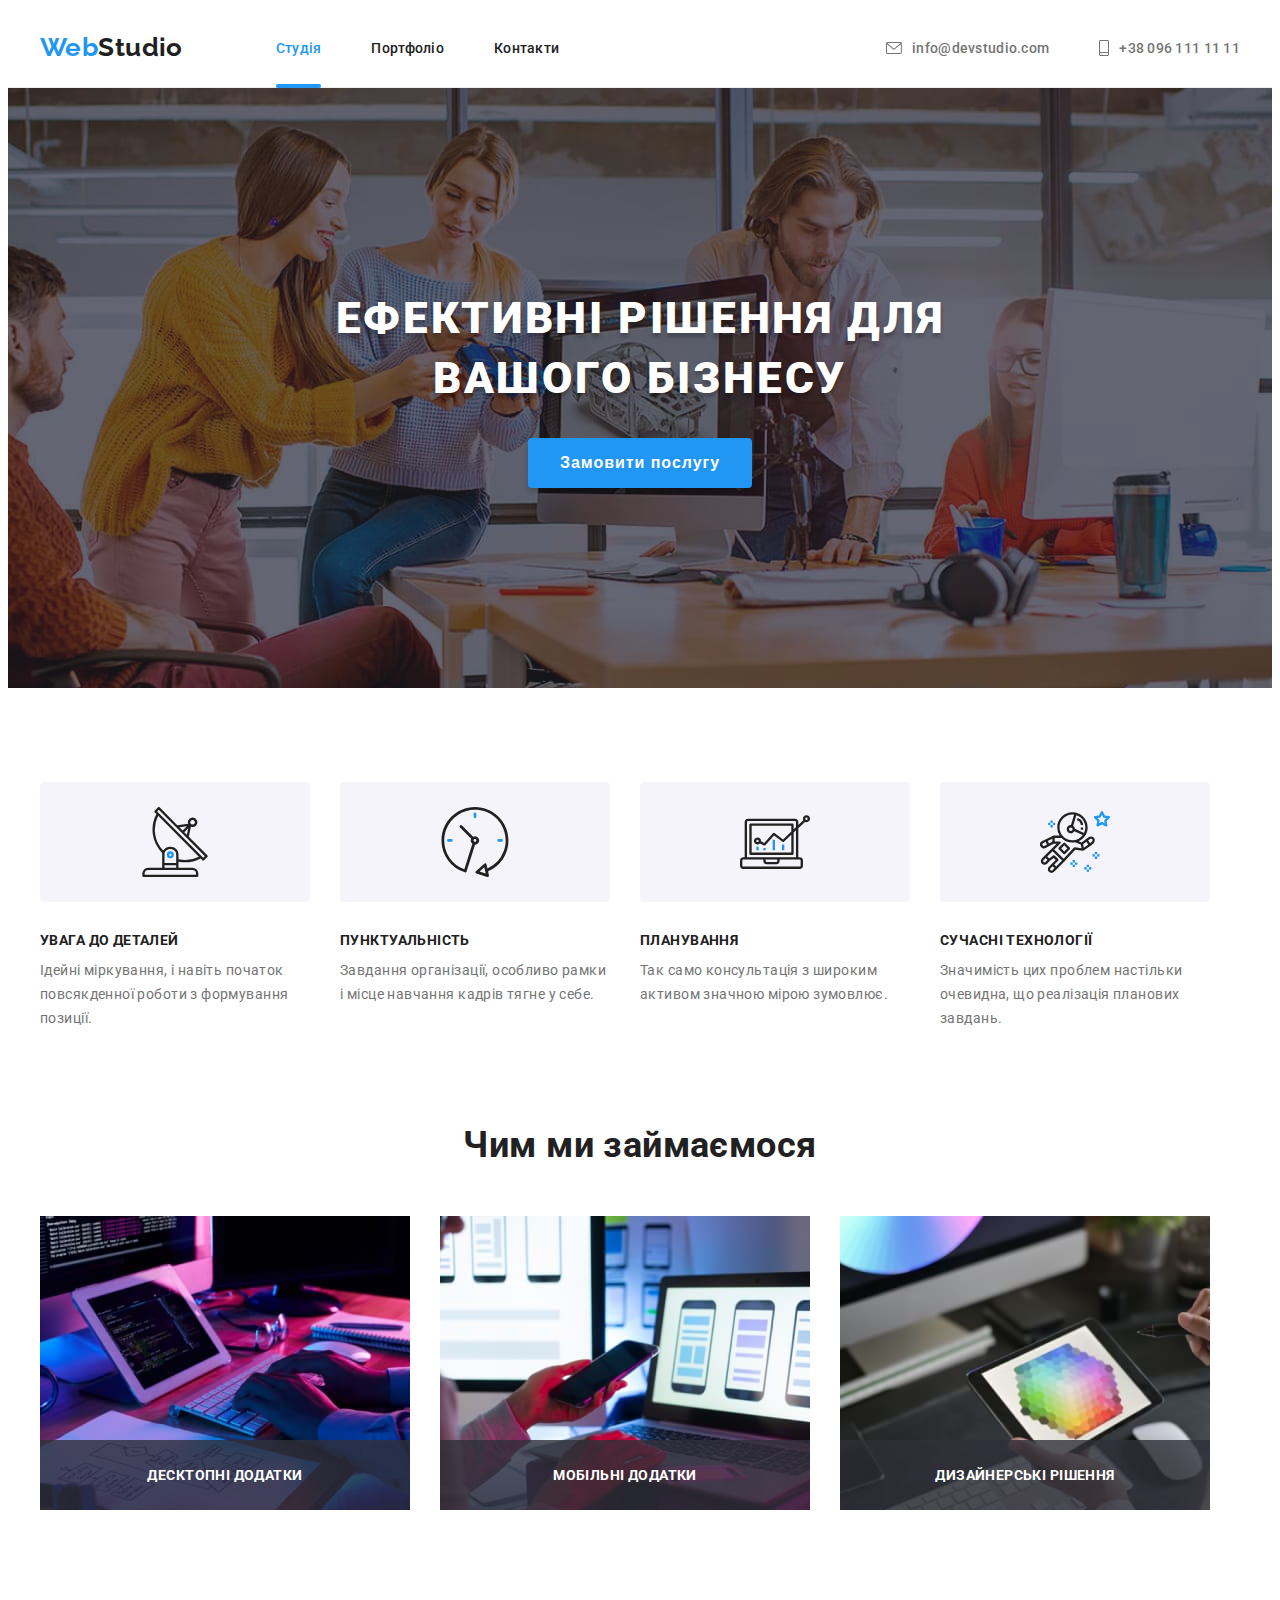
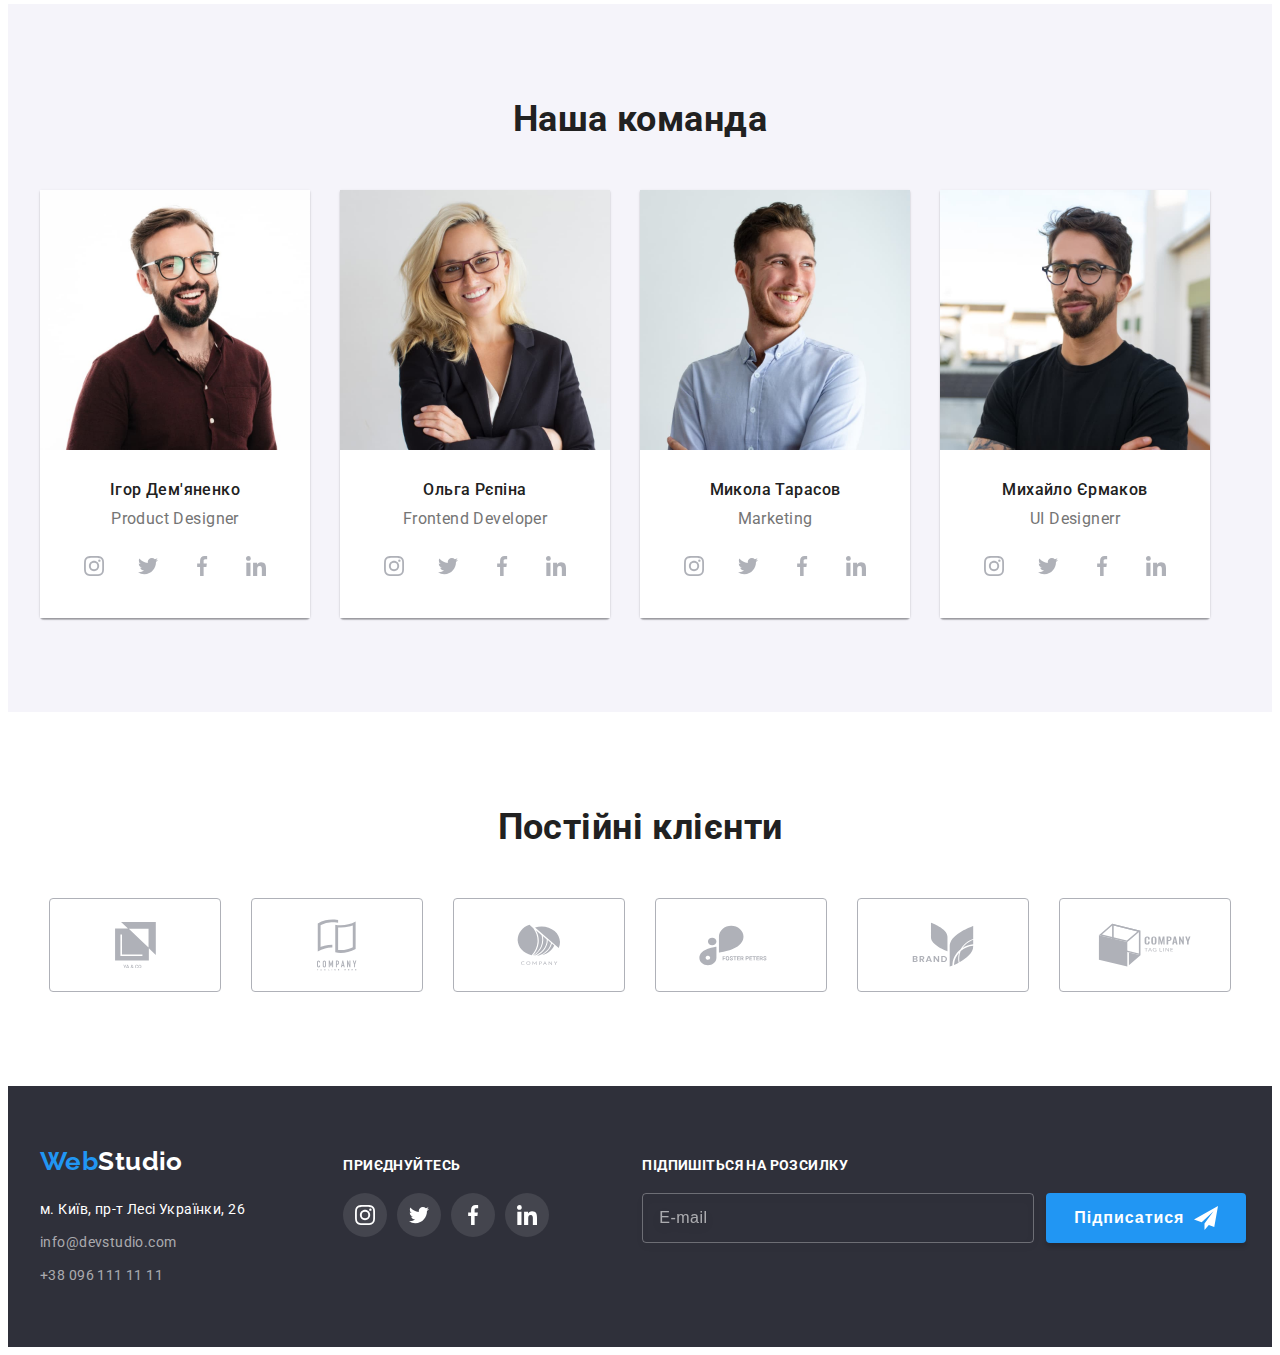
<file: index.html>
<!DOCTYPE html>
<html lang="uk">
  <head>
    <meta charset="UTF-8" />
    <meta http-equiv="X-UA-Compatible" content="IE=edge" />
    <meta name="viewport" content="width=device-width, initial-scale=1.0" />
    <title>Студія</title>
    <link
      href="https://fonts.googleapis.com/css2?family=Raleway:wght@700&family=Roboto:wght@400;500;700;900&display=swap"
      rel="stylesheet"
    />
    <link
      rel="stylesheet"
      href="https://cdnjs.cloudflare.com/ajax/libs/modern-normalize/1.1.0/modern-normalize.min.css"
      integrity="sha512-wpPYUAdjBVSE4KJnH1VR1HeZfpl1ub8YT/NKx4PuQ5NmX2tKuGu6U/JRp5y+Y8XG2tV+wKQpNHVUX03MfMFn9Q=="
      crossorigin="anonymous"
      referrerpolicy="no-referrer"
    />
    <link rel="stylesheet" href="css/main.min.css" />
  </head>
  <body>
    <header class="page-header">
      <div class="container">
        <div class="page-header__wrapper">
          <nav class="navigation">
            <a href="#" class="logo"><span class="logo--brand-color">Web</span>Studio</a>
            <ul class="navigation__list">
              <li class="navigation__item">
                <a href="index.html" class="navigation__link navigation__link--active">Студія</a>
              </li>
              <li class="navigation__item">
                <a href="portfolio.html" class="navigation__link">Портфоліо</a>
              </li>
              <li class="navigation__item"><a href="#" class="navigation__link">Контакти</a></li>
            </ul>
          </nav>
          <ul class="contacts">
            <li class="contacts__item">
              <a href="mailto:info@devstudio.com" class="contacts__link">
                <svg class="contacts__icon" width="16" height="12">
                  <use href="./images/icons.svg#envelope"></use></svg
                >info@devstudio.com
              </a>
            </li>
            <li class="contacts__item">
              <a href="tel:+380961111111" class="contacts__link">
                <svg class="contacts__icon" width="10" height="16">
                  <use href="images/icons.svg#smartphone"></use></svg
                >+38 096 111 11 11
              </a>
            </li>
          </ul>
        </div>
      </div>
    </header>
    <main>
      <section class="hero">
        <div class="container">
          <h1 class="hero__title">Ефективні рішення для вашого бізнесу</h1>
          <button type="button" class="hero__btn" data-modal-open>Замовити послугу</button>
        </div>
      </section>
      <section class="section feature">
        <div class="container">
          <h2 class="visually-hidden feature__title">Наші сильні сторони</h2>
          <ul class="feature__list">
            <li class="feature__item">
              <div class="feature__wrapper">
                <svg class="feature__icon" width="70" height="70">
                  <use href="images/icons.svg#antenna"></use>
                </svg>
              </div>
              <h3 class="feature__subtitle">УВАГА ДО ДЕТАЛЕЙ</h3>
              <p class="feature__descr">
                Ідейні міркування, і навіть початок повсякденної роботи з формування позиції.
              </p>
            </li>
            <li class="feature__item">
              <div class="feature__wrapper">
                <svg class="feature__icon" width="70" height="70">
                  <use href="images/icons.svg#clock"></use>
                </svg>
              </div>
              <h3 class="feature__subtitle">ПУНКТУАЛЬНІСТЬ</h3>
              <p class="feature__descr">
                Завдання організації, особливо рамки і місце навчання кадрів тягне у себе.
              </p>
            </li>
            <li class="feature__item">
              <div class="feature__wrapper">
                <svg class="feature__icon" width="70" height="70">
                  <use href="images/icons.svg#diagram"></use>
                </svg>
              </div>
              <h3 class="feature__subtitle">ПЛАНУВАННЯ</h3>
              <p class="feature__descr">
                Так само консультація з широким активом значною мірою зумовлює.
              </p>
            </li>
            <li class="feature__item">
              <div class="feature__wrapper">
                <svg class="feature__icon" width="70" height="70">
                  <use href="images/icons.svg#astronaut"></use>
                </svg>
              </div>
              <h3 class="feature__subtitle">СУЧАСНІ ТЕХНОЛОГІЇ</h3>
              <p class="feature__descr">
                Значимість цих проблем настільки очевидна, що реалізація планових завдань.
              </p>
            </li>
          </ul>
        </div>
      </section>
      <section class="section working">
        <div class="container">
          <h2 class="working__title">Чим ми займаємося</h2>
          <ul class="working__list">
            <li class="working__item">
              <img src="images/programming.jpg" alt="programming" width="370" height="294" />
              <p class="working__descr">Десктопні додатки</p>
            </li>
            <li class="working__item">
              <img
                src="images/application_development.jpg"
                alt="application development"
                width="370"
                height="294"
              />
              <p class="working__descr">Мобільні додатки</p>
            </li>
            <li class="working__item">
              <img src="images/design.jpg" alt="design creation" width="370" height="294" />
              <p class="working__descr">Дизайнерські рішення</p>
            </li>
          </ul>
        </div>
      </section>
      <section class="section team">
        <div class="container">
          <h2 class="team__title">Наша команда</h2>
          <ul class="team__list">
            <li class="team__item">
              <img
                src="images/product_designer.jpg"
                alt="Product Designer"
                width="270"
                height="260"
              />
              <div class="team__wrapper">
                <h3 class="team__subtitle">Ігор Дем'яненко</h3>
                <p class="team__descr">Product Designer</p>
                <ul class="social">
                  <li class="social__item">
                    <a href="#" class="social__link"
                      ><svg class="social__icon" width="20" height="20">
                        <use href="images/icons.svg#instagram"></use></svg
                    ></a>
                  </li>
                  <li class="social__item">
                    <a href="#" class="social__link"
                      ><svg class="social__icon" width="20" height="20">
                        <use href="images/icons.svg#twitter"></use></svg
                    ></a>
                  </li>
                  <li class="social__item">
                    <a href="#" class="social__link"
                      ><svg class="social__icon" width="20" height="20">
                        <use href="images/icons.svg#facebook"></use></svg
                    ></a>
                  </li>
                  <li class="social__item">
                    <a href="#" class="social__link"
                      ><svg class="social__icon" width="20" height="20">
                        <use href="images/icons.svg#linkedin"></use></svg
                    ></a>
                  </li>
                </ul>
              </div>
            </li>
            <li class="team__item">
              <img
                src="images/frontend_developer.jpg"
                alt="Frontend Developer"
                width="270"
                height="260"
              />
              <div class="team__wrapper">
                <h3 class="team__subtitle">Ольга Рєпіна</h3>
                <p class="team__descr">Frontend Developer</p>
                <ul class="social">
                  <li class="social__item">
                    <a href="#" class="social__link"
                      ><svg class="social__icon" width="20" height="20">
                        <use href="images/icons.svg#instagram"></use></svg
                    ></a>
                  </li>
                  <li class="social__item">
                    <a href="#" class="social__link"
                      ><svg class="social__icon" width="20" height="20">
                        <use href="images/icons.svg#twitter"></use></svg
                    ></a>
                  </li>
                  <li class="social__item">
                    <a href="#" class="social__link"
                      ><svg class="social__icon" width="20" height="20">
                        <use href="images/icons.svg#facebook"></use></svg
                    ></a>
                  </li>
                  <li class="social__item">
                    <a href="#" class="social__link"
                      ><svg class="social__icon" width="20" height="20">
                        <use href="images/icons.svg#linkedin"></use></svg
                    ></a>
                  </li>
                </ul>
              </div>
            </li>
            <li class="team__item">
              <img src="images/marketing.jpg" alt="Marketing" width="270" height="260" />
              <div class="team__wrapper">
                <h3 class="team__subtitle">Микола Тарасов</h3>
                <p class="team__descr">Marketing</p>
                <ul class="social">
                  <li class="social__item">
                    <a href="#" class="social__link"
                      ><svg class="social__icon" width="20" height="20">
                        <use href="images/icons.svg#instagram"></use></svg
                    ></a>
                  </li>
                  <li class="social__item">
                    <a href="#" class="social__link"
                      ><svg class="social__icon" width="20" height="20">
                        <use href="images/icons.svg#twitter"></use></svg
                    ></a>
                  </li>
                  <li class="social__item">
                    <a href="#" class="social__link"
                      ><svg class="social__icon" width="20" height="20">
                        <use href="images/icons.svg#facebook"></use></svg
                    ></a>
                  </li>
                  <li class="social__item">
                    <a href="#" class="social__link"
                      ><svg class="social__icon" width="20" height="20">
                        <use href="images/icons.svg#linkedin"></use></svg
                    ></a>
                  </li>
                </ul>
              </div>
            </li>
            <li class="team__item">
              <img src="images/ui_designer.jpg" alt="UI Designerr" width="270" height="260" />
              <div class="team__wrapper">
                <h3 class="team__subtitle">Михайло Єрмаков</h3>
                <p class="team__descr">UI Designerr</p>
                <ul class="social">
                  <li class="social__item">
                    <a href="#" class="social__link"
                      ><svg class="social__icon" width="20" height="20">
                        <use href="images/icons.svg#instagram"></use></svg
                    ></a>
                  </li>
                  <li class="social__item">
                    <a href="#" class="social__link"
                      ><svg class="social__icon" width="20" height="20">
                        <use href="images/icons.svg#twitter"></use></svg
                    ></a>
                  </li>
                  <li class="social__item">
                    <a href="#" class="social__link"
                      ><svg class="social__icon" width="20" height="20">
                        <use href="images/icons.svg#facebook"></use></svg
                    ></a>
                  </li>
                  <li class="social__item">
                    <a href="#" class="social__link"
                      ><svg class="social__icon" width="20" height="20">
                        <use href="images/icons.svg#linkedin"></use></svg
                    ></a>
                  </li>
                </ul>
              </div>
            </li>
          </ul>
        </div>
      </section>
      <section class="section clients">
        <div class="container">
          <h2 class="clients__title">Постійні клієнти</h2>
          <ul class="clients__list">
            <li class="clients__item">
              <a href="#" class="clients__link"
                ><svg class="clients__icon" width="41" height="46.7">
                  <use href="images/icons.svg#group1"></use></svg
              ></a>
            </li>
            <li class="clients__item">
              <a href="#" class="clients__link"
                ><svg class="clients__icon" width="40" height="52">
                  <use href="images/icons.svg#group2"></use></svg
              ></a>
            </li>
            <li class="clients__item">
              <a href="#" class="clients__link"
                ><svg class="clients__icon" width="43.46" height="41.18">
                  <use href="images/icons.svg#group3"></use></svg
              ></a>
            </li>
            <li class="clients__item">
              <a href="#" class="clients__link"
                ><svg class="clients__icon" width="84px" height="41px">
                  <use href="images/icons.svg#group4"></use></svg
              ></a>
            </li>
            <li class="clients__item">
              <a href="#" class="clients__link"
                ><svg class="clients__icon" width="62.54" height="45.43">
                  <use href="images/icons.svg#group5"></use></svg
              ></a>
            </li>
            <li class="clients__item">
              <a href="#" class="clients__link"
                ><svg class="clients__icon" width="93.79" height="43.93">
                  <use href="images/icons.svg#group6"></use></svg
              ></a>
            </li>
          </ul>
        </div>
      </section>
    </main>
    <footer class="page-footer">
      <div class="container">
        <div class="page-footer__wrapper">
          <div class="page-footer__adress-footer">
            <a href="#" class="logo page-footer__logo"
              ><span class="logo--brand-color">Web</span>Studio</a
            >
            <address class="adress-info">
              <ul class="adress-info__list">
                <li class="adress-info__item">
                  <a href="#" class="adress-info__link adress-info__link--style"
                    >м. Київ, пр-т Лесі Українки, 26</a
                  >
                </li>
                <li class="adress-info__item">
                  <a href="mailto:info@devstudio.com" class="adress-info__link"
                    >info@devstudio.com</a
                  >
                </li>
                <li class="adress-info__item">
                  <a href="tel:+380961111111" class="adress-info__link">+38 096 111 11 11</a>
                </li>
              </ul>
            </address>
          </div>
          <div class="social-footer">
            <p class="social-footer__subtitle">приєднуйтесь</p>
            <ul class="social-footer__list">
              <li class="social-footer__item">
                <a href="#" class="social-footer__link">
                  <svg class="social-footer__icon" width="20" height="20">
                    <use href="images/icons.svg#instagram"></use>
                  </svg>
                </a>
              </li>
              <li class="social-footer__item">
                <a href="#" class="social-footer__link">
                  <svg class="social-footer__icon" width="20" height="20">
                    <use href="images/icons.svg#twitter"></use>
                  </svg>
                </a>
              </li>
              <li class="social-footer__item">
                <a href="#" class="social-footer__link">
                  <svg class="social-footer__icon" width="20" height="20">
                    <use href="images/icons.svg#facebook"></use>
                  </svg>
                </a>
              </li>
              <li class="social-footer__item">
                <a href="#" class="social-footer__link">
                  <svg class="social-footer__icon" width="20" height="20">
                    <use href="images/icons.svg#linkedin"></use>
                  </svg>
                </a>
              </li>
            </ul>
          </div>
          <div class="subscribe">
            <p class="footer-subtitle subscribe__subtitle">Підпишіться на розсилку</p>
            <form class="footer-form" name="form">
              <label for="email"></label>
              <input
                class="footer-form__email"
                type="email"
                name="email"
                placeholder="E-mail"
                id="email"
              />
              <button class="footer-form__btn" type="submit">
                Підписатися
                <svg class="footer-form__icon" width="24" height="24">
                  <use href="images/icons.svg#send"></use>
                </svg>
              </button>
            </form>
          </div>
        </div>
      </div>
    </footer>
    <div class="backdrop is-hidden" data-modal>
      <div class="modal">
        <button type="button" class="modal__close-btn" data-modal-close>
          <svg class="modal__icon" width="11" height="11">
            <use href="images/icons.svg#close"></use>
          </svg>
        </button>
        <form name="main-form">
          <h2 class="main-form__title">Залиште свої дані, ми вам передзвонимо</h2>
          <div class="main-form__field">
            <label for="username" class="main-form__label">Ім'я</label>
            <div class="main-form__wrap">
              <input
                class="main-form__input"
                type="text"
                name="username"
                placeholder=" "
                id="username"
              />
              <svg class="main-form__icon" width="18" height="18">
                <use href="images/icons.svg#person"></use>
              </svg>
            </div>
          </div>
          <div class="main-form__field">
            <label for="phone" class="main-form__label">Телефон</label>
            <div class="main-form__wrap">
              <input class="main-form__input" type="tel" name="phone" placeholder=" " id="phone" />
              <svg class="main-form__icon" width="18" height="18">
                <use href="images/icons.svg#phone"></use>
              </svg>
            </div>
          </div>
          <div class="main-form__field">
            <label for="email" class="main-form__label">Пошта</label>
            <div class="main-form__wrap">
              <input
                class="main-form__input"
                type="email"
                name="email"
                placeholder=" "
                id="email"
              />
              <svg class="main-form__icon" width="18" height="18">
                <use href="images/icons.svg#email"></use>
              </svg>
            </div>
          </div>
          <div class="main-form__field main-form__field--last-item">
            <label for="comment" class="main-form__label">Коментар</label>
            <textarea
              class="main-form__input main-form__input--textarea"
              name="comment"
              placeholder="Введіть текст"
              id="comment"
            ></textarea>
          </div>
          <div class="policy">
            <input class="policy__input visually-hidden" type="checkbox" name="check" id="check" />
            <label for="check" class="policy__label">
              <svg class="policy__icon" width="15" height="15">
                <use href="images/icons.svg#icon-check"></use>
              </svg>
              Погоджуюся з розсилкою та приймаю
              <a href="#" class="policy__link">Умови договору</a>
            </label>
          </div>
          <button class="main-form__btn" type="submit">Відправити</button>
        </form>
      </div>
    </div>
    <script src="./js/modal.js"></script>
  </body>
</html>
</file>
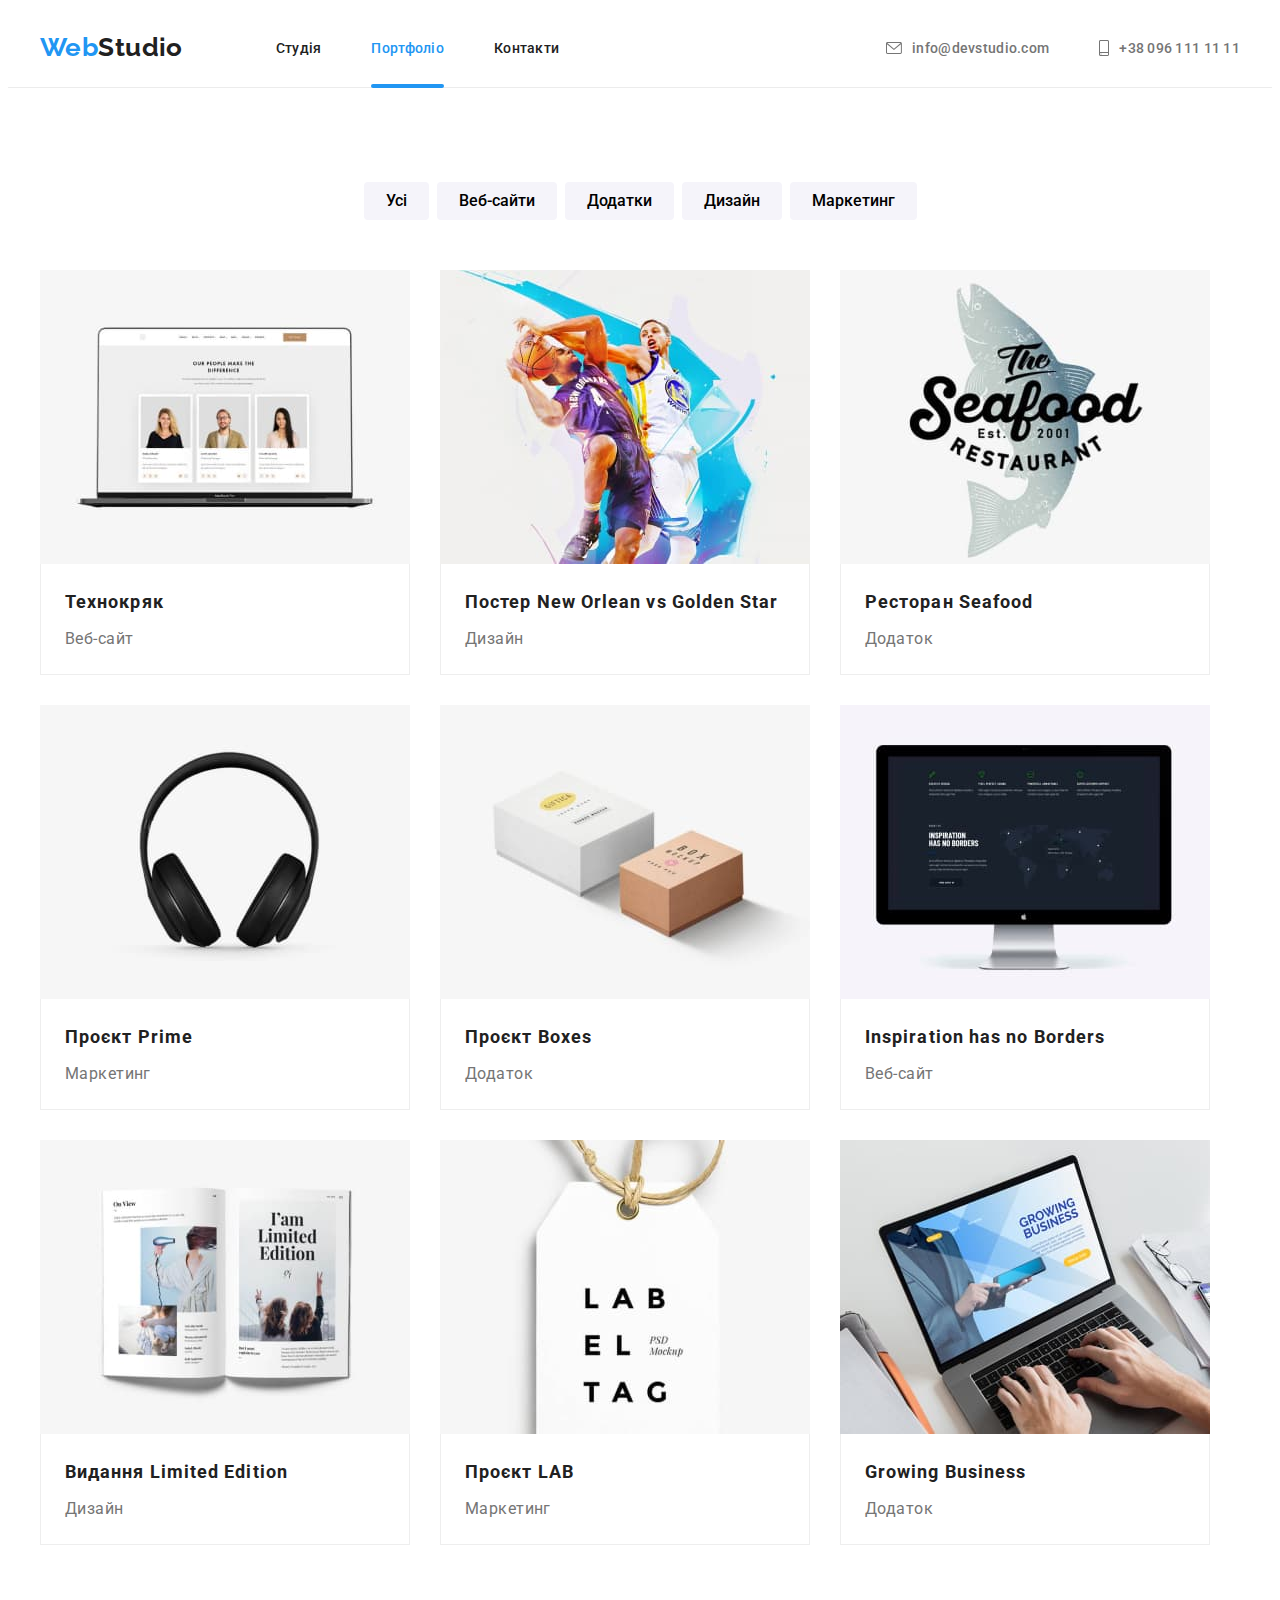
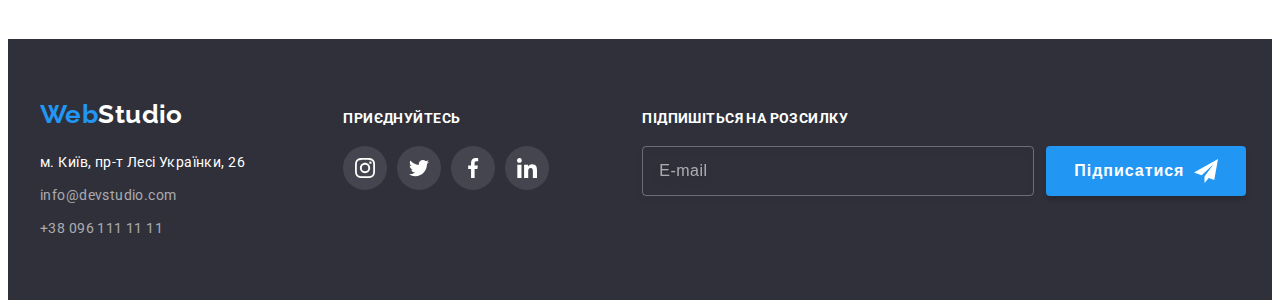
<file: portfolio.html>
<!DOCTYPE html>
<html lang="uk">
  <head>
    <meta charset="UTF-8" />
    <meta http-equiv="X-UA-Compatible" content="IE=edge" />
    <meta name="viewport" content="width=device-width, initial-scale=1.0" />
    <title>Портфоліо</title>
    <link
      href="https://fonts.googleapis.com/css2?family=Raleway:wght@700&family=Roboto:wght@400;500;700;900&display=swap"
      rel="stylesheet"
    />
    <link
      rel="stylesheet"
      href="https://cdnjs.cloudflare.com/ajax/libs/modern-normalize/1.1.0/modern-normalize.min.css"
      integrity="sha512-wpPYUAdjBVSE4KJnH1VR1HeZfpl1ub8YT/NKx4PuQ5NmX2tKuGu6U/JRp5y+Y8XG2tV+wKQpNHVUX03MfMFn9Q=="
      crossorigin="anonymous"
      referrerpolicy="no-referrer"
    />
    <link rel="stylesheet" href="css/main.min.css" />
  </head>
  <body>
    <header class="page-header">
      <div class="container">
        <div class="page-header__wrapper">
          <nav class="navigation">
            <a href="#" class="logo"><span class="logo--brand-color">Web</span>Studio</a>
            <ul class="navigation__list">
              <li class="navigation__item">
                <a href="index.html" class="navigation__link">Студія</a>
              </li>
              <li class="navigation__item">
                <a href="portfolio.html" class="navigation__link navigation__link--active"
                  >Портфоліо</a
                >
              </li>
              <li class="navigation__item"><a href="#" class="navigation__link">Контакти</a></li>
            </ul>
          </nav>
          <ul class="contacts">
            <li class="contacts__item">
              <a href="mailto:info@devstudio.com" class="contacts__link">
                <svg class="contacts__icon" width="16" height="12">
                  <use href="./images/icons.svg#envelope"></use></svg
                >info@devstudio.com
              </a>
            </li>
            <li class="contacts__item">
              <a href="tel:+380961111111" class="contacts__link">
                <svg class="contacts__icon" width="10" height="16">
                  <use href="images/icons.svg#smartphone"></use></svg
                >+38 096 111 11 11
              </a>
            </li>
          </ul>
        </div>
      </div>
    </header>
    <main>
      <section class="section portfolio">
        <div class="container">
          <h1 class="visually-hidden">Портфоліо</h1>
          <ul class="portfolio__buttons">
            <li><button type="button" class="portfolio__btn">Усі</button></li>
            <li><button type="button" class="portfolio__btn">Веб-сайти</button></li>
            <li><button type="button" class="portfolio__btn">Додатки</button></li>
            <li><button type="button" class="portfolio__btn">Дизайн</button></li>
            <li><button type="button" class="portfolio__btn">Маркетинг</button></li>
          </ul>
          <ul class="portfolio__list portfolio-cards">
            <li class="portfolio-cards__item">
              <a href="#" class="portfolio-cards__link">
                <div class="portfolio-cards__descr">
                  <img
                    src="images/website.jpg"
                    alt="laptop with website"
                    width="370"
                    height="294"
                  />
                  <p class="portfolio-cards__text overlay">
                    Ресурс пропонує комплексні пропозиції з різним рівнем функціоналу та сервісів.
                    Все це дозволить відвідувачу отримати вичерпні відомості про компанію чи
                    приватну особу.
                  </p>
                </div>
                <div class="portfolio-cards__wrapper">
                  <h2 class="portfolio-cards__title">Технокряк</h2>
                  <p class="portfolio-cards__subtitle">Веб-сайт</p>
                </div>
              </a>
            </li>
            <li class="portfolio-cards__item">
              <a href="#" class="portfolio-cards__link">
                <div class="portfolio-cards__descr">
                  <img
                    src="images/poster.jpg"
                    alt="poster New Orlean vs Golden Star"
                    width="370"
                    height="294"
                  />
                  <p class="portfolio-cards__text overlay">
                    Ресурс пропонує комплексні пропозиції з різним рівнем функціоналу та сервісів.
                    Все це дозволить відвідувачу отримати вичерпні відомості про компанію чи
                    приватну особу.
                  </p>
                </div>
                <div class="portfolio-cards__wrapper">
                  <h2 class="portfolio-cards__title">Постер New Orlean vs Golden Star</h2>
                  <p class="portfolio-cards__subtitle">Дизайн</p>
                </div>
              </a>
            </li>
            <li class="portfolio-cards__item">
              <a href="#" class="portfolio-cards__link">
                <div class="portfolio-cards__descr">
                  <img
                    src="images/restaurant_seafood.jpg"
                    alt="restaurant Seafood"
                    width="370"
                    height="294"
                  />
                  <p class="portfolio-cards__text overlay">
                    Ресурс пропонує комплексні пропозиції з різним рівнем функціоналу та сервісів.
                    Все це дозволить відвідувачу отримати вичерпні відомості про компанію чи
                    приватну особу.
                  </p>
                </div>
                <div class="portfolio-cards__wrapper">
                  <h2 class="portfolio-cards__title">Ресторан Seafood</h2>
                  <p class="portfolio-cards__subtitle">Додаток</p>
                </div>
              </a>
            </li>
            <li class="portfolio-cards__item">
              <a href="#" class="portfolio-cards__link">
                <div class="portfolio-cards__descr">
                  <img
                    src="images/project_prime.jpg"
                    alt="project Prime"
                    width="370"
                    height="294"
                  />
                  <p class="portfolio-cards__text overlay">
                    Ресурс пропонує комплексні пропозиції з різним рівнем функціоналу та сервісів.
                    Все це дозволить відвідувачу отримати вичерпні відомості про компанію чи
                    приватну особу.
                  </p>
                </div>
                <div class="portfolio-cards__wrapper">
                  <h2 class="portfolio-cards__title">Проєкт Prime</h2>
                  <p class="portfolio-cards__subtitle">Маркетинг</p>
                </div>
              </a>
            </li>
            <li class="portfolio-cards__item">
              <a href="#" class="portfolio-cards__link">
                <div class="portfolio-cards__descr">
                  <img
                    src="images/project_boxes.jpg"
                    alt="project Boxes"
                    width="370"
                    height="294"
                  />
                  <p class="portfolio-cards__text overlay">
                    Ресурс пропонує комплексні пропозиції з різним рівнем функціоналу та сервісів.
                    Все це дозволить відвідувачу отримати вичерпні відомості про компанію чи
                    приватну особу.
                  </p>
                </div>
                <div class="portfolio-cards__wrapper">
                  <h2 class="portfolio-cards__title">Проєкт Boxes</h2>
                  <p class="portfolio-cards__subtitle">Додаток</p>
                </div>
              </a>
            </li>
            <li class="portfolio-cards__item">
              <a href="#" class="portfolio-cards__link">
                <div class="portfolio-cards__descr">
                  <img
                    src="images/website_inspiration.jpg"
                    alt="website Inspiration has no Borders"
                    width="370"
                    height="294"
                  />
                  <p class="portfolio-cards__text overlay">
                    Ресурс пропонує комплексні пропозиції з різним рівнем функціоналу та сервісів.
                    Все це дозволить відвідувачу отримати вичерпні відомості про компанію чи
                    приватну особу.
                  </p>
                </div>
                <div class="portfolio-cards__wrapper">
                  <h2 class="portfolio-cards__title">Inspiration has no Borders</h2>
                  <p class="portfolio-cards__subtitle">Веб-сайт</p>
                </div></a
              >
            </li>
            <li class="portfolio-cards__item">
              <a href="#" class="portfolio-cards__link">
                <div class="portfolio-cards__descr">
                  <img
                    src="images/edition.jpg"
                    alt="edition Limited Edition"
                    width="370"
                    height="294"
                  />
                  <p class="portfolio-cards__text overlay">
                    Ресурс пропонує комплексні пропозиції з різним рівнем функціоналу та сервісів.
                    Все це дозволить відвідувачу отримати вичерпні відомості про компанію чи
                    приватну особу.
                  </p>
                </div>
                <div class="portfolio-cards__wrapper">
                  <h2 class="portfolio-cards__title">Видання Limited Edition</h2>
                  <p class="portfolio-cards__subtitle">Дизайн</p>
                </div>
              </a>
            </li>
            <li class="portfolio-cards__item">
              <a href="#" class="portfolio-cards__link">
                <div class="portfolio-cards__descr">
                  <img src="images/project_lab.jpg" alt="project LAB" width="370" height="294" />
                  <p class="portfolio-cards__text overlay">
                    Ресурс пропонує комплексні пропозиції з різним рівнем функціоналу та сервісів.
                    Все це дозволить відвідувачу отримати вичерпні відомості про компанію чи
                    приватну особу.
                  </p>
                </div>
                <div class="portfolio-cards__wrapper">
                  <h2 class="portfolio-cards__title">Проєкт LAB</h2>
                  <p class="portfolio-cards__subtitle">Маркетинг</p>
                </div>
              </a>
            </li>
            <li class="portfolio-cards__item">
              <a href="#" class="portfolio-cards__link">
                <div class="portfolio-cards__descr">
                  <img
                    src="images/growing_business.jpg"
                    alt="application Growing Business"
                    width="370"
                    height="294"
                  />
                  <p class="portfolio-cards__text overlay">
                    Ресурс пропонує комплексні пропозиції з різним рівнем функціоналу та сервісів.
                    Все це дозволить відвідувачу отримати вичерпні відомості про компанію чи
                    приватну особу.
                  </p>
                </div>
                <div class="portfolio-cards__wrapper">
                  <h2 class="portfolio-cards__title">Growing Business</h2>
                  <p class="portfolio-cards__subtitle">Додаток</p>
                </div>
              </a>
            </li>
          </ul>
        </div>
      </section>
    </main>
    <footer class="page-footer">
      <div class="container">
        <div class="page-footer__wrapper">
          <div class="page-footer__adress-footer">
            <a href="#" class="logo page-footer__logo"
              ><span class="logo--brand-color">Web</span>Studio</a
            >
            <address class="adress-info">
              <ul class="adress-info__list">
                <li class="adress-info__item">
                  <a href="#" class="adress-info__link adress-info__link--style"
                    >м. Київ, пр-т Лесі Українки, 26</a
                  >
                </li>
                <li class="adress-info__item">
                  <a href="mailto:info@devstudio.com" class="adress-info__link"
                    >info@devstudio.com</a
                  >
                </li>
                <li class="adress-info__item">
                  <a href="tel:+380961111111" class="adress-info__link">+38 096 111 11 11</a>
                </li>
              </ul>
            </address>
          </div>
          <div class="social-footer">
            <p class="social-footer__subtitle">приєднуйтесь</p>
            <ul class="social-footer__list">
              <li class="social-footer__item">
                <a href="#" class="social-footer__link">
                  <svg class="social-footer__icon" width="20" height="20">
                    <use href="images/icons.svg#instagram"></use>
                  </svg>
                </a>
              </li>
              <li class="social-footer__item">
                <a href="#" class="social-footer__link">
                  <svg class="social-footer__icon" width="20" height="20">
                    <use href="images/icons.svg#twitter"></use>
                  </svg>
                </a>
              </li>
              <li class="social-footer__item">
                <a href="#" class="social-footer__link">
                  <svg class="social-footer__icon" width="20" height="20">
                    <use href="images/icons.svg#facebook"></use>
                  </svg>
                </a>
              </li>
              <li class="social-footer__item">
                <a href="#" class="social-footer__link">
                  <svg class="social-footer__icon" width="20" height="20">
                    <use href="images/icons.svg#linkedin"></use>
                  </svg>
                </a>
              </li>
            </ul>
          </div>
          <div class="subscribe">
            <p class="subscribe__subtitle">Підпишіться на розсилку</p>
            <form class="footer-form" name="form">
              <label for="email"></label>
              <input
                class="footer-form__email"
                type="email"
                name="email"
                placeholder="E-mail"
                id="email"
              />
              <button class="btn footer-form__btn" type="submit">
                Підписатися
                <svg class="footer-form__icon" width="24" height="24">
                  <use href="images/icons.svg#send"></use>
                </svg>
              </button>
            </form>
          </div>
        </div>
      </div>
    </footer>
  </body>
</html>
</file>
<file: css/main.min.css>
h1,h2,h3,p{margin:0}img{display:block;max-width:100%;height:auto}ul{list-style:none;padding:0;margin:0}a{text-decoration:none}body{font-family:"Roboto","Verdana",sans-serif;color:#212121;font-size:14px;letter-spacing:.03em}.visually-hidden{position:absolute;width:1px;height:1px;margin:-1px;border:0;padding:0;white-space:nowrap;clip-path:inset(100%);clip:rect(0 0 0 0);overflow:hidden}.container{margin-left:auto;margin-right:auto;width:1200px;padding-left:15px;padding-right:15px}.section{padding-top:94px;padding-bottom:94px}.clients__title,.team__title,.working__title,.feature__title{margin-bottom:50px;font-weight:700;font-size:36px;line-height:1.1666666667;text-align:center}.main-form__btn,.footer-form__btn,.hero__btn{cursor:pointer;background-color:#2196f3;box-shadow:0px 4px 4px rgba(0,0,0,.15);border-radius:4px;border:none;text-align:center;font-weight:700;font-size:16px;line-height:1.875;letter-spacing:.06em;color:#fff}.subscribe__subtitle,.social-footer__subtitle{font-weight:700;line-height:1.1428571429;color:#fff;text-transform:uppercase;margin-bottom:20px}.logo{margin-right:93px;font-family:"Raleway",sans-serif;font-weight:700;font-size:26px;line-height:1.1923076923;text-decoration:none;color:#212121}.logo--brand-color{color:#2196f3}.page-header{border-bottom:1px solid #ececec}.page-header__wrapper{display:flex;align-items:center}.navigation{display:flex;align-items:center}.navigation__list{display:flex}.navigation__item{position:relative}.navigation__item:not(:last-child){margin-right:50px}.navigation__link{display:block;padding-top:32px;padding-bottom:31px;font-weight:500;line-height:1.1428571429;letter-spacing:.02em;color:#212121;transition-property:color;transition-duration:250ms;transition-timing-function:cubic-bezier(0.4, 0, 0.2, 1)}.navigation__link:hover,.navigation__link:focus{color:#2196f3}.navigation__link--active{color:#2196f3}.navigation__link--active::after{content:"";position:absolute;display:block;width:100%;height:4px;background-color:#2196f3;border-radius:2px;bottom:-1px}.contacts{display:flex;margin-left:auto}.contacts__item:not(:last-child){margin-right:50px}.contacts__link{display:flex;align-items:center;font-weight:500;line-height:1.1428571429;letter-spacing:.02em;color:#757575;fill:#757575;transition-property:color,fill;transition-duration:250ms;transition-timing-function:cubic-bezier(0.4, 0, 0.2, 1)}.contacts__link:hover,.contacts__link:focus{color:#2196f3;fill:#2196f3}.contacts__icon{margin-right:10px}.hero{max-width:1600px;max-height:600px;margin-left:auto;margin-right:auto;padding-top:200px;padding-bottom:200px;background:#2f303a;background-image:linear-gradient(to top, rgba(47, 48, 58, 0.4), rgba(47, 48, 58, 0.4)),url(../images/main_bg.jpg);background-repeat:no-repeat;background-position:center;background-size:cover}.hero__title{width:696px;margin:0 auto;margin-bottom:30px;text-shadow:0px 4px 4px rgba(0,0,0,.25);font-weight:900;font-size:44px;line-height:1.3636363636;text-align:center;letter-spacing:.06em;text-transform:uppercase;color:#fff}.hero__btn{display:block;margin-left:auto;margin-right:auto;padding:10px 32px;transition-property:background-color;transition-duration:250ms;transition-timing-function:cubic-bezier(0.4, 0, 0.2, 1)}.hero__btn:hover,.hero__btn:focus{background-color:#188ce8}.feature__list{display:flex;gap:30px}.feature__item{width:270px}.feature__wrapper{width:270px;height:120px;display:flex;justify-content:center;align-items:center;background-color:#f5f4fa;border-radius:4px;margin-bottom:30px}.feature__subtitle{font-size:14px;margin-bottom:10px;font-weight:700;line-height:1.1428571429}.feature__descr{line-height:1.7142857143;color:#757575}.working{padding-top:0}.working__list{display:flex;gap:30px}.working__item{position:relative}.working__descr{position:absolute;width:100%;padding-top:27px;padding-bottom:27px;background-color:rgba(47,48,58,.8);font-weight:700;line-height:1.1428571429;text-align:center;text-transform:uppercase;color:#fff;bottom:0}.team{background-color:#f5f4fa}.team__list{display:flex;gap:30px}.team__item{width:270px;box-shadow:0px 1px 3px rgba(0,0,0,.12),0px 1px 1px rgba(0,0,0,.14),0px 2px 1px rgba(0,0,0,.2);border-radius:0px 0px 4px 4px}.team__wrapper{padding-top:30px;padding-bottom:30px;background-color:#fff}.team__subtitle{margin-bottom:10px;font-weight:500;font-size:16px;line-height:1.1875;text-align:center}.team__descr{font-size:16px;line-height:1.1875;text-align:center;color:#757575;margin-bottom:16px}.social{display:flex;justify-content:center;align-items:center;gap:10px}.social__item{display:flex;justify-content:center;align-items:center;width:44px;height:44px}.social__link{display:flex;justify-content:center;align-items:center;width:100%;height:100%;fill:#afb1b8;border-radius:50%;background-color:#fff;transition-property:background-color,fill;transition-duration:250ms;transition-timing-function:cubic-bezier(0.4, 0, 0.2, 1)}.social__link:hover,.social__link:focus{fill:#fff;background-color:#2196f3}.clients__list{display:flex;gap:30px;justify-content:center}.clients__item{display:flex;justify-content:center;align-items:center;width:170px;height:92px;border:1px solid #afb1b8;border-radius:4px;transition-property:border;transition-duration:250ms;transition-timing-function:cubic-bezier(0.4, 0, 0.2, 1)}.clients__item:hover,.clients__item:focus{border:1px solid #2196f3}.clients__link{display:flex;justify-content:center;align-items:center;width:100%;height:100%;fill:#afb1b8;transition-property:fill;transition-duration:250ms;transition-timing-function:cubic-bezier(0.4, 0, 0.2, 1)}.clients__link:hover,.clients__link:focus{fill:#2196f3}.page-footer{padding-bottom:60px;padding-top:60px;background-color:#2f303a}.page-footer__wrapper{display:flex;align-items:baseline}.page-footer__adress-footer{min-width:231px;margin-right:70px}.page-footer__logo{display:block;margin-bottom:20px;color:#fff}.adress-info{font-style:normal}.adress-info__item:not(:last-child){margin-bottom:9px}.adress-info__link{font-weight:400;line-height:1.7142857143;color:rgba(255,255,255,.6);transition-property:color;transition-duration:250ms;transition-timing-function:cubic-bezier(0.4, 0, 0.2, 1)}.adress-info__link:hover,.adress-info__link:focus{color:#2196f3}.adress-info__link--style{color:#fff}.social-footer{margin-right:93px}.social-footer__list{display:flex;gap:10px}.social-footer__item{display:flex;justify-content:center;align-items:center;width:44px;height:44px;background-color:rgba(255,255,255,.1);border-radius:50%;transition-property:background-color;transition-duration:250ms;transition-timing-function:cubic-bezier(0.4, 0, 0.2, 1)}.social-footer__item:hover,.social-footer__item:focus{background-color:#2196f3}.social-footer__link{display:flex;justify-content:center;align-items:center;width:100%;height:100%;fill:#fff}.subscribe{min-width:570px}.footer-form{display:flex}.footer-form__btn{display:flex;align-items:center;gap:10px;padding:10px 28px}.footer-form__email{margin-right:12px;min-width:358px;padding:15px 16px;background-color:rgba(0,0,0,0);border:1px solid rgba(255,255,255,.302);filter:drop-shadow(0px 4px 4px rgba(0, 0, 0, 0.15));border-radius:4px;color:#fff}.footer-form__email::placeholder{font-size:16px;line-height:1.25;letter-spacing:.03em;color:rgba(255,255,255,.6)}.portfolio__buttons{display:flex;gap:8px;justify-content:center;margin-bottom:50px}.portfolio__btn{padding:6px 22px;cursor:pointer;font-family:"Roboto",sans-serif;background-color:#f5f4fa;border-radius:4px;border:none;font-weight:500;font-size:16px;line-height:1.625;text-align:center;transition-property:background-color,color,box-shadow,border-radius;transition-duration:250ms;transition-timing-function:cubic-bezier(0.4, 0, 0.2, 1)}.portfolio__btn:hover,.portfolio__btn:focus{background-color:#2196f3;color:#fff;box-shadow:0px 3px 1px rgba(0,0,0,.1),0px 1px 2px rgba(0,0,0,.08),0px 2px 2px rgba(0,0,0,.12);border-radius:4px}.portfolio__list{display:flex;flex-wrap:wrap;gap:30px}.portfolio-cards__item{transition-property:box-shadow;transition-duration:250ms;transition-timing-function:cubic-bezier(0.4, 0, 0.2, 1)}.portfolio-cards__item:hover,.portfolio-cards__item:focus{box-shadow:0px 1px 1px rgba(0,0,0,.12),0px 4px 4px rgba(0,0,0,.06),1px 4px 6px rgba(0,0,0,.16)}.portfolio-cards__descr{position:relative;overflow:hidden}.portfolio-cards__text{padding:63px 24px;font-size:18px;line-height:1.5555555556;background-color:rgba(33,150,243,.902);color:#fff}.portfolio-cards__wrapper{padding:20px 24px;border:1px solid #eee;border-top:none}.portfolio-cards__title{color:#212121;margin-bottom:4px;font-weight:700;font-size:18px;line-height:2;letter-spacing:.06em}.portfolio-cards__subtitle{font-size:16px;line-height:1.875;color:#757575}.overlay{position:absolute;bottom:0;left:0;width:100%;height:100%;transform:translateY(101%);transition-property:transform;transition-duration:250ms;transition-timing-function:cubic-bezier(0.4, 0, 0.2, 1)}.portfolio-cards__link:hover .overlay{transform:translateY(0)}.backdrop{position:fixed;top:0;left:0;width:100%;height:100%;background-color:rgba(0,0,0,.2);transition-property:opacity;transition-duration:250ms;transition-timing-function:cubic-bezier(0.4, 0, 0.2, 1)}.is-hidden{opacity:0;pointer-events:none;transition-property:opacity;transition-duration:250ms;transition-timing-function:cubic-bezier(0.4, 0, 0.2, 1)}.modal{position:absolute;padding:40px;top:50%;left:50%;transform:translate(-50%, -50%);width:528px;background-color:#fff;box-shadow:0px 1px 3px rgba(0,0,0,.12),0px 1px 1px rgba(0,0,0,.14),0px 2px 1px rgba(0,0,0,.2);border-radius:4px}.modal__close-btn{position:absolute;top:8px;right:8px;cursor:pointer;width:30px;height:30px;background-color:#fff;border:1px solid rgba(0,0,0,.1);border-radius:50%;transition-property:fill;transition-duration:250ms;transition-timing-function:cubic-bezier(0.4, 0, 0.2, 1)}.modal__close-btn:hover,.modal__close-btn:focus{fill:#2196f3}.main-form__title{margin-bottom:12px;font-weight:700;font-size:20px;line-height:1.15;text-align:center;letter-spacing:.03em}.main-form__field{margin-bottom:10px}.main-form__field--last-item{margin-bottom:20px}.main-form__label{display:block;font-size:12px;line-height:1.1666666667;letter-spacing:.01em;color:#757575;margin-bottom:4px}.main-form__wrap{position:relative}.main-form__input{cursor:pointer;height:40px;width:100%;padding:11px 12px;padding-left:42px;border:1px solid rgba(33,33,33,.2);border-radius:4px;transition-property:outline,border;transition-duration:250ms;transition-timing-function:cubic-bezier(0.4, 0, 0.2, 1)}.main-form__input:focus{outline:rgba(0,0,0,0);border:1px solid #2196f3}.main-form__icon{cursor:pointer;position:absolute;left:12px;bottom:50%;transform:translateY(50%);transition-property:fill;transition-duration:250ms;transition-timing-function:cubic-bezier(0.4, 0, 0.2, 1)}.main-form__input:focus+.main-form__icon{fill:#2196f3}.main-form__input--textarea{padding-left:16px;min-height:120px;resize:none}.main-form__input--textarea::placeholder{font-size:12px;line-height:14px;letter-spacing:.01em;color:rgba(117,117,117,.5)}.main-form__btn{padding:10px 52px;display:block;margin-left:auto;margin-right:auto;transition-property:background-color;transition-duration:250ms;transition-timing-function:cubic-bezier(0.4, 0, 0.2, 1)}.main-form__btn:hover,.main-form__btn:focus{background-color:#188ce8}.policy{display:flex;margin-bottom:30px}.policy__link{text-decoration-line:underline;color:var(--brand-color)}.policy__label{position:relative;padding-left:37px;font-size:14px;line-height:1.7142857143;color:#757575}.policy__icon{position:absolute;left:14px;bottom:50%;transform:translateY(50%);border:2px solid #212121;border-radius:2px;fill:rgba(0,0,0,0);transition-property:background-color,fill,border-color;transition-duration:250ms;transition-timing-function:cubic-bezier(0.4, 0, 0.2, 1)}.policy__input:checked~.policy__label .policy__icon{fill:#fff;background-color:#2196f3;border-color:#2196f3}/*# sourceMappingURL=main.min.css.map */
</file>
